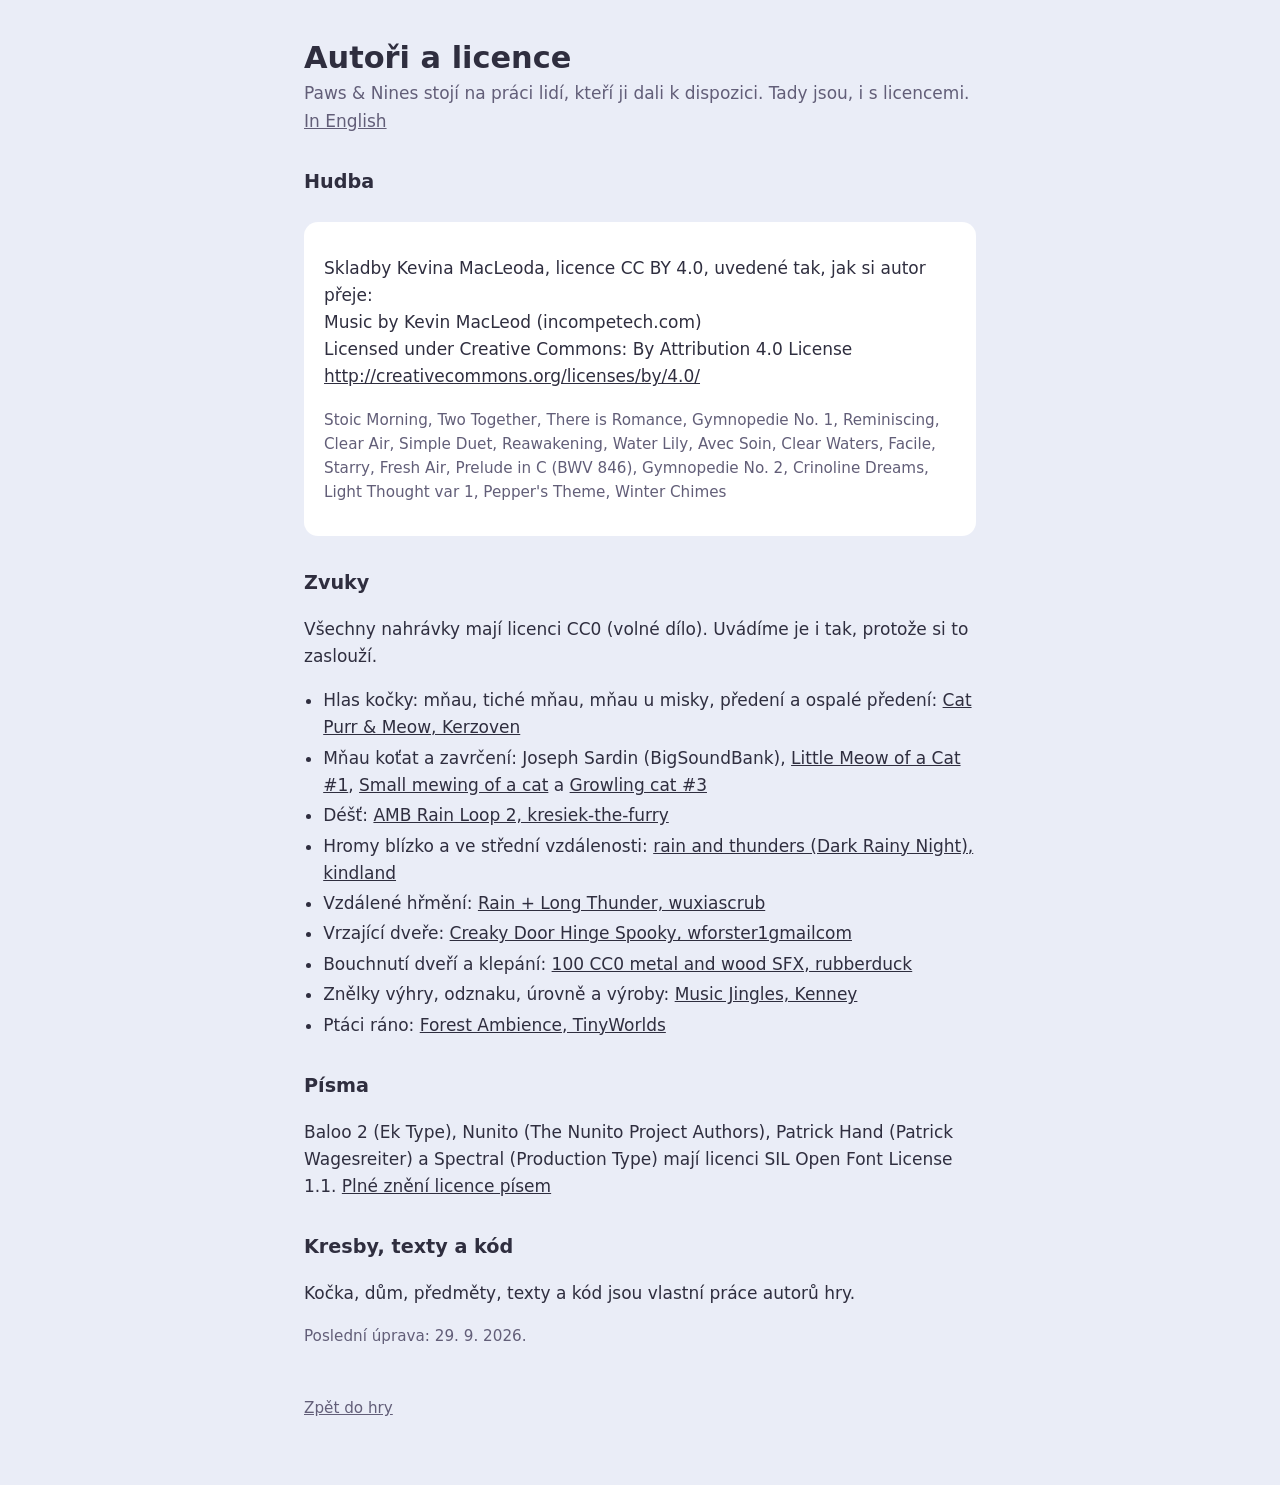
<file: autori.html>
<!doctype html>
<html lang="cs">
<head>
<meta charset="utf-8">
<meta name="viewport" content="width=device-width, initial-scale=1">
<title>Paws &amp; Nines: autoři a licence</title>
<meta name="description" content="Kdo složil hudbu, nahrál zvuky a nakreslil písma ve hře Paws &amp; Nines, a pod jakou licencí.">
<style>
  :root { color-scheme: light dark; --ink: #2f2e3f; --muted: #625e78; --bg: #eaedf7; --card: #fff; }
  @media (prefers-color-scheme: dark) { :root { --ink: #e9e7f2; --muted: #b3aec7; --bg: #211f2b; --card: #2b2938; } }
  body { margin: 0; background: var(--bg); color: var(--ink); font: 17px/1.6 system-ui, -apple-system, "Segoe UI", sans-serif; }
  main { max-width: 42rem; margin: 0 auto; padding: 2.5rem 1.25rem 4rem; }
  h1 { font-size: 1.9rem; line-height: 1.2; margin: 0 0 0.25rem; }
  h2 { font-size: 1.2rem; margin: 2rem 0 0.5rem; }
  p, li { color: var(--ink); }
  .lead { color: var(--muted); margin-top: 0; }
  .card { background: var(--card); border-radius: 14px; padding: 1rem 1.25rem; margin: 1.5rem 0; }
  a { color: inherit; }
  footer { color: var(--muted); font-size: 0.95rem; margin-top: 3rem; }
  ul { padding-left: 1.2rem; }
  li { margin: 0.2rem 0; }
  .small { color: var(--muted); font-size: 0.95rem; }
</style>
</head>
<body>
<main>
  <h1>Autoři a licence</h1>
  <p class="lead">Paws &amp; Nines stojí na práci lidí, kteří ji dali k dispozici. Tady jsou, i s licencemi. <a href="credits.html">In English</a></p>

  <h2>Hudba</h2>
  <div class="card">
    <p>Skladby Kevina MacLeoda, licence CC BY 4.0, uvedené tak, jak si autor přeje:<br>
    Music by Kevin MacLeod (incompetech.com)<br>
    Licensed under Creative Commons: By Attribution 4.0 License<br>
    <a href="https://creativecommons.org/licenses/by/4.0/">http://creativecommons.org/licenses/by/4.0/</a></p>
    <p class="small">Stoic Morning, Two Together, There is Romance, Gymnopedie No. 1, Reminiscing, Clear Air, Simple Duet, Reawakening, Water Lily, Avec Soin, Clear Waters, Facile, Starry, Fresh Air, Prelude in C (BWV 846), Gymnopedie No. 2, Crinoline Dreams, Light Thought var 1, Pepper&#x27;s Theme, Winter Chimes</p>
  </div>

  <h2>Zvuky</h2>
  <p>Všechny nahrávky mají licenci CC0 (volné dílo). Uvádíme je i tak, protože si to zaslouží.</p>
  <ul>
    <li>Hlas kočky: mňau, tiché mňau, mňau u misky, předení a ospalé předení: <a href="https://opengameart.org/content/cat-purr-meow">Cat Purr &amp; Meow, Kerzoven</a></li>
    <li>Mňau koťat a zavrčení: Joseph Sardin (BigSoundBank), <a href="https://bigsoundbank.com/little-meow-of-a-cat-s0494.html">Little Meow of a Cat #1</a>, <a href="https://bigsoundbank.com/small-mewing-of-a-cat-s0098.html">Small mewing of a cat</a> a <a href="https://bigsoundbank.com/growling-cat-3-s1887.html">Growling cat #3</a></li>
    <li>Déšť: <a href="https://opengameart.org/content/amb-rain-loop-2">AMB Rain Loop 2, kresiek-the-furry</a></li>
    <li>Hromy blízko a ve střední vzdálenosti: <a href="https://opengameart.org/content/rain-and-thunders">rain and thunders (Dark Rainy Night), kindland</a></li>
    <li>Vzdálené hřmění: <a href="https://opengameart.org/content/rain-long-thunder">Rain + Long Thunder, wuxiascrub</a></li>
    <li>Vrzající dveře: <a href="https://opengameart.org/content/creaky-door-hinge-spooky">Creaky Door Hinge Spooky, wforster1gmailcom</a></li>
    <li>Bouchnutí dveří a klepání: <a href="https://opengameart.org/content/100-cc0-metal-and-wood-sfx">100 CC0 metal and wood SFX, rubberduck</a></li>
    <li>Znělky výhry, odznaku, úrovně a výroby: <a href="https://kenney.nl/assets/music-jingles">Music Jingles, Kenney</a></li>
    <li>Ptáci ráno: <a href="https://opengameart.org/content/forest-ambience">Forest Ambience, TinyWorlds</a></li>
  </ul>

  <h2>Písma</h2>
  <p>Baloo 2 (Ek Type), Nunito (The Nunito Project Authors), Patrick Hand (Patrick Wagesreiter) a Spectral (Production Type) mají licenci SIL Open Font License 1.1. <a href="fonts/LICENSE.md">Plné znění licence písem</a></p>

  <h2>Kresby, texty a kód</h2>
  <p>Kočka, dům, předměty, texty a kód jsou vlastní práce autorů hry.</p>

  <p class="small">Poslední úprava: 29. 9. 2026.</p>
  <footer><a href="./">Zpět do hry</a></footer>
</main>
</body>
</html>
</file>
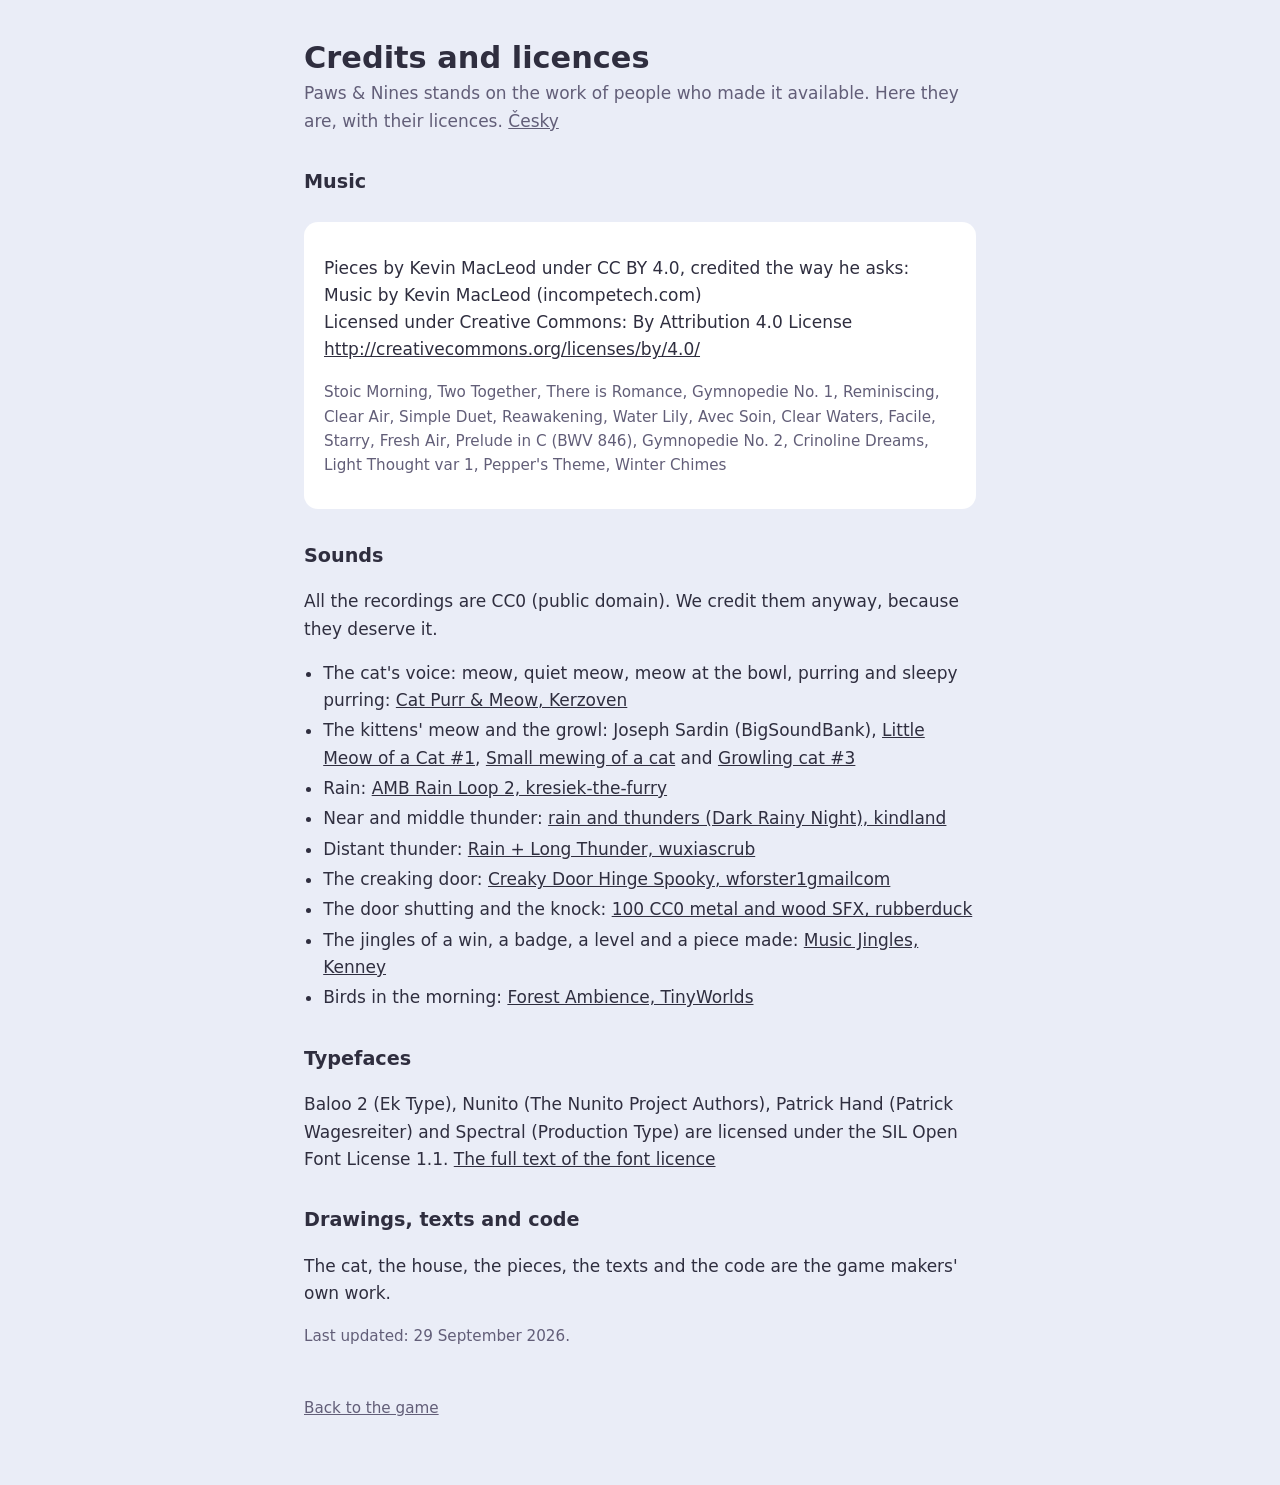
<file: credits.html>
<!doctype html>
<html lang="en">
<head>
<meta charset="utf-8">
<meta name="viewport" content="width=device-width, initial-scale=1">
<title>Paws &amp; Nines: credits and licences</title>
<meta name="description" content="Who composed the music, recorded the sounds and drew the typefaces in Paws &amp; Nines, and under which licence.">
<style>
  :root { color-scheme: light dark; --ink: #2f2e3f; --muted: #625e78; --bg: #eaedf7; --card: #fff; }
  @media (prefers-color-scheme: dark) { :root { --ink: #e9e7f2; --muted: #b3aec7; --bg: #211f2b; --card: #2b2938; } }
  body { margin: 0; background: var(--bg); color: var(--ink); font: 17px/1.6 system-ui, -apple-system, "Segoe UI", sans-serif; }
  main { max-width: 42rem; margin: 0 auto; padding: 2.5rem 1.25rem 4rem; }
  h1 { font-size: 1.9rem; line-height: 1.2; margin: 0 0 0.25rem; }
  h2 { font-size: 1.2rem; margin: 2rem 0 0.5rem; }
  p, li { color: var(--ink); }
  .lead { color: var(--muted); margin-top: 0; }
  .card { background: var(--card); border-radius: 14px; padding: 1rem 1.25rem; margin: 1.5rem 0; }
  a { color: inherit; }
  footer { color: var(--muted); font-size: 0.95rem; margin-top: 3rem; }
  ul { padding-left: 1.2rem; }
  li { margin: 0.2rem 0; }
  .small { color: var(--muted); font-size: 0.95rem; }
</style>
</head>
<body>
<main>
  <h1>Credits and licences</h1>
  <p class="lead">Paws &amp; Nines stands on the work of people who made it available. Here they are, with their licences. <a href="autori.html">Česky</a></p>

  <h2>Music</h2>
  <div class="card">
    <p>Pieces by Kevin MacLeod under CC BY 4.0, credited the way he asks:<br>
    Music by Kevin MacLeod (incompetech.com)<br>
    Licensed under Creative Commons: By Attribution 4.0 License<br>
    <a href="https://creativecommons.org/licenses/by/4.0/">http://creativecommons.org/licenses/by/4.0/</a></p>
    <p class="small">Stoic Morning, Two Together, There is Romance, Gymnopedie No. 1, Reminiscing, Clear Air, Simple Duet, Reawakening, Water Lily, Avec Soin, Clear Waters, Facile, Starry, Fresh Air, Prelude in C (BWV 846), Gymnopedie No. 2, Crinoline Dreams, Light Thought var 1, Pepper&#x27;s Theme, Winter Chimes</p>
  </div>

  <h2>Sounds</h2>
  <p>All the recordings are CC0 (public domain). We credit them anyway, because they deserve it.</p>
  <ul>
    <li>The cat&#x27;s voice: meow, quiet meow, meow at the bowl, purring and sleepy purring: <a href="https://opengameart.org/content/cat-purr-meow">Cat Purr &amp; Meow, Kerzoven</a></li>
    <li>The kittens&#x27; meow and the growl: Joseph Sardin (BigSoundBank), <a href="https://bigsoundbank.com/little-meow-of-a-cat-s0494.html">Little Meow of a Cat #1</a>, <a href="https://bigsoundbank.com/small-mewing-of-a-cat-s0098.html">Small mewing of a cat</a> and <a href="https://bigsoundbank.com/growling-cat-3-s1887.html">Growling cat #3</a></li>
    <li>Rain: <a href="https://opengameart.org/content/amb-rain-loop-2">AMB Rain Loop 2, kresiek-the-furry</a></li>
    <li>Near and middle thunder: <a href="https://opengameart.org/content/rain-and-thunders">rain and thunders (Dark Rainy Night), kindland</a></li>
    <li>Distant thunder: <a href="https://opengameart.org/content/rain-long-thunder">Rain + Long Thunder, wuxiascrub</a></li>
    <li>The creaking door: <a href="https://opengameart.org/content/creaky-door-hinge-spooky">Creaky Door Hinge Spooky, wforster1gmailcom</a></li>
    <li>The door shutting and the knock: <a href="https://opengameart.org/content/100-cc0-metal-and-wood-sfx">100 CC0 metal and wood SFX, rubberduck</a></li>
    <li>The jingles of a win, a badge, a level and a piece made: <a href="https://kenney.nl/assets/music-jingles">Music Jingles, Kenney</a></li>
    <li>Birds in the morning: <a href="https://opengameart.org/content/forest-ambience">Forest Ambience, TinyWorlds</a></li>
  </ul>

  <h2>Typefaces</h2>
  <p>Baloo 2 (Ek Type), Nunito (The Nunito Project Authors), Patrick Hand (Patrick Wagesreiter) and Spectral (Production Type) are licensed under the SIL Open Font License 1.1. <a href="fonts/LICENSE.md">The full text of the font licence</a></p>

  <h2>Drawings, texts and code</h2>
  <p>The cat, the house, the pieces, the texts and the code are the game makers' own work.</p>

  <p class="small">Last updated: 29 September 2026.</p>
  <footer><a href="./">Back to the game</a></footer>
</main>
</body>
</html>
</file>
